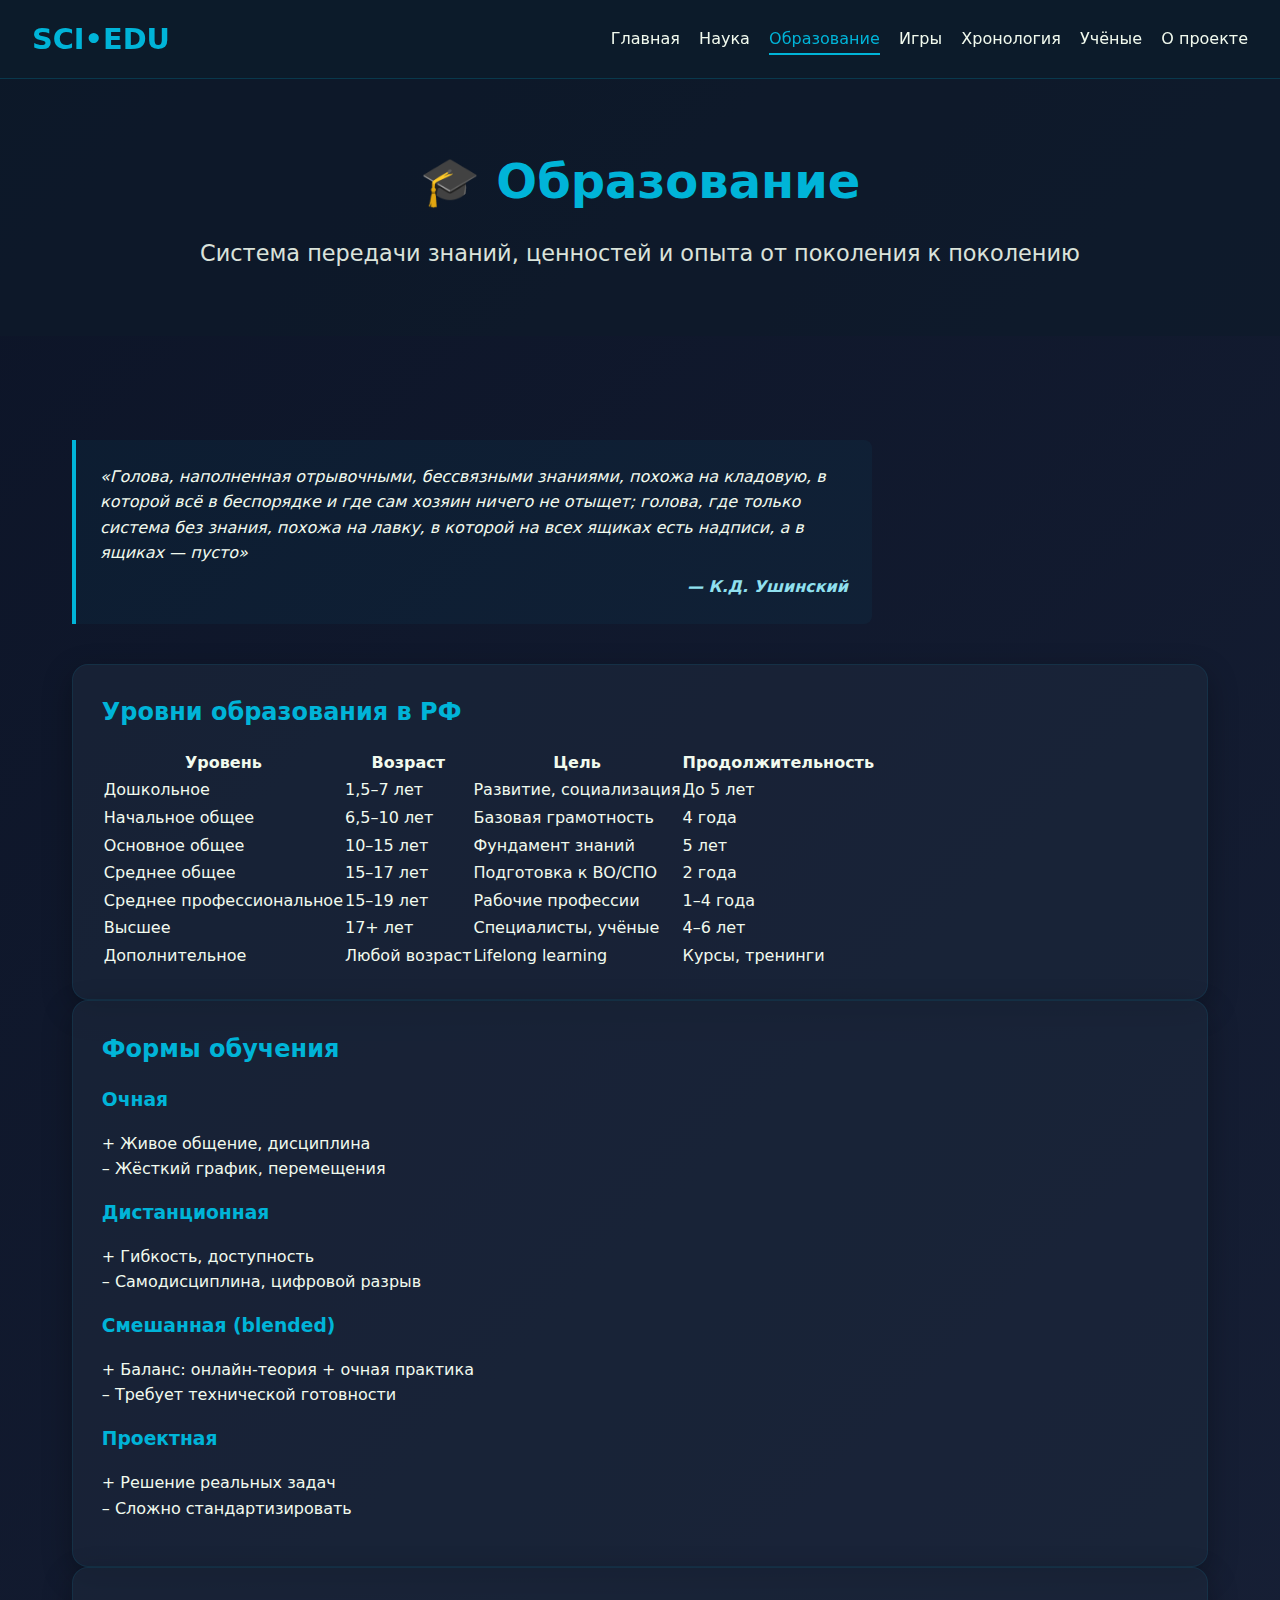
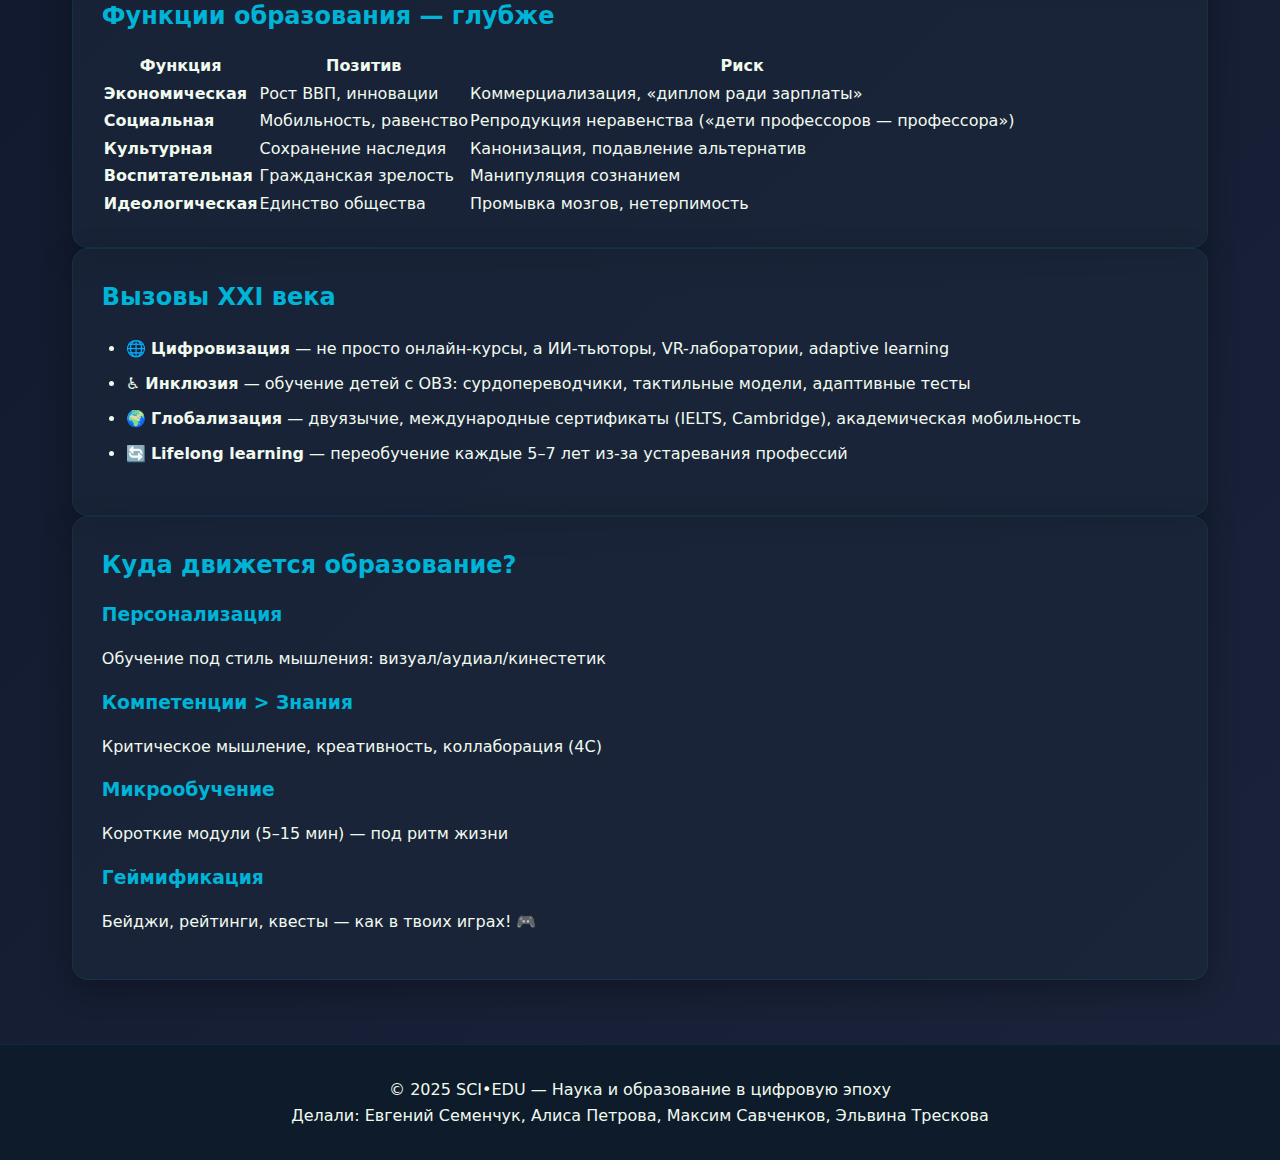
<file: education.html>
<!DOCTYPE html>
<html lang="ru">
<head>
  <meta charset="UTF-8" />
  <meta name="viewport" content="width=device-width, initial-scale=1.0"/>
  <title>Образование: функции, формы, вызовы, будущее | SCI•EDU</title>
  <meta name="description" content="Глубокий анализ образования: 5 функций, уровни (дошкольное → lifelong), формы обучения, цифровизация, инклюзия, вызовы XXI века. Цитата Ушинского и современные решения.">
  <link rel="stylesheet" href="css/style.css">
</head>
<body>

  <header>
    <a href="index.html" class="logo">SCI•EDU</a>
    <nav>
      <ul>
       <li><a href="index.html" class="active">Главная</a></li>
       <li><a href="science.html">Наука</a></li>
       <li><a href="education.html" class="active">Образование</a></li>
       <li><a href="games.html">Игры</a></li>
       <li><a href="timeline.html">Хронология</a></li>
       <li><a href="scientists.html">Учёные</a></li>
       <li><a href="about.html">О проекте</a></li>
      </ul>
    </nav>
  </header>

  <main>
    <section class="page-header">
      <div class="container">
        <h1>🎓 Образование</h1>
        <p>Система передачи знаний, ценностей и опыта от поколения к поколению</p>
      </div>
    </section>

    <section class="content">
      <div class="container">

        <!-- Цитата Ушинского -->
        <div class="quote large">
          «Голова, наполненная отрывочными, бессвязными знаниями, похожа на кладовую, в которой всё в беспорядке и где сам хозяин ничего не отыщет; голова, где только система без знания, похожа на лавку, в которой на всех ящиках есть надписи, а в ящиках — пусто»<br>
          <span class="quote-author">— К.Д. Ушинский</span>
        </div>

        <!-- Блок 1: Уровни образования -->
        <div class="card">
          <h2>Уровни образования в РФ</h2>
          <div class="table-responsive">
            <table class="data-table">
              <thead>
                <tr><th>Уровень</th><th>Возраст</th><th>Цель</th><th>Продолжительность</th></tr>
              </thead>
              <tbody>
                <tr><td>Дошкольное</td><td>1,5–7 лет</td><td>Развитие, социализация</td><td>До 5 лет</td></tr>
                <tr><td>Начальное общее</td><td>6,5–10 лет</td><td>Базовая грамотность</td><td>4 года</td></tr>
                <tr><td>Основное общее</td><td>10–15 лет</td><td>Фундамент знаний</td><td>5 лет</td></tr>
                <tr><td>Среднее общее</td><td>15–17 лет</td><td>Подготовка к ВО/СПО</td><td>2 года</td></tr>
                <tr><td>Среднее профессиональное</td><td>15–19 лет</td><td>Рабочие профессии</td><td>1–4 года</td></tr>
                <tr><td>Высшее</td><td>17+ лет</td><td>Специалисты, учёные</td><td>4–6 лет</td></tr>
                <tr><td>Дополнительное</td><td>Любой возраст</td><td>Lifelong learning</td><td>Курсы, тренинги</td></tr>
              </tbody>
            </table>
          </div>
        </div>

        <!-- Блок 2: Формы обучения -->
        <div class="card">
          <h2>Формы обучения</h2>
          <div class="cards-grid">
            <div class="card-sub">
              <h3>Очная</h3>
              <p>+ Живое общение, дисциплина<br>– Жёсткий график, перемещения</p>
            </div>
            <div class="card-sub">
              <h3>Дистанционная</h3>
              <p>+ Гибкость, доступность<br>– Самодисциплина, цифровой разрыв</p>
            </div>
            <div class="card-sub">
              <h3>Смешанная (blended)</h3>
              <p>+ Баланс: онлайн-теория + очная практика<br>– Требует технической готовности</p>
            </div>
            <div class="card-sub">
              <h3>Проектная</h3>
              <p>+ Решение реальных задач<br>– Сложно стандартизировать</p>
            </div>
          </div>
        </div>

        <!-- Блок 3: Функции образования — расширенно -->
        <div class="card">
          <h2>Функции образования — глубже</h2>
          <div class="table-responsive">
            <table class="data-table">
              <thead><tr><th>Функция</th><th>Позитив</th><th>Риск</th></tr></thead>
              <tbody>
                <tr><td><strong>Экономическая</strong></td><td>Рост ВВП, инновации</td><td>Коммерциализация, «диплом ради зарплаты»</td></tr>
                <tr><td><strong>Социальная</strong></td><td>Мобильность, равенство</td><td>Репродукция неравенства («дети профессоров — профессора»)</td></tr>
                <tr><td><strong>Культурная</strong></td><td>Сохранение наследия</td><td>Канонизация, подавление альтернатив</td></tr>
                <tr><td><strong>Воспитательная</strong></td><td>Гражданская зрелость</td><td>Манипуляция сознанием</td></tr>
                <tr><td><strong>Идеологическая</strong></td><td>Единство общества</td><td>Промывка мозгов, нетерпимость</td></tr>
              </tbody>
            </table>
          </div>
        </div>

        <!-- Блок 4: Современные вызовы -->
        <div class="card">
          <h2>Вызовы XXI века</h2>
          <ul class="features-list">
            <li>🌐 <strong>Цифровизация</strong> — не просто онлайн-курсы, а ИИ-тьюторы, VR-лаборатории, adaptive learning</li>
            <li>♿ <strong>Инклюзия</strong> — обучение детей с ОВЗ: сурдопереводчики, тактильные модели, адаптивные тесты</li>
            <li>🌍 <strong>Глобализация</strong> — двуязычие, международные сертификаты (IELTS, Cambridge), академическая мобильность</li>
            <li>🔄 <strong>Lifelong learning</strong> — переобучение каждые 5–7 лет из-за устаревания профессий</li>
          </ul>
        </div>

        <!-- Блок 5: Будущее образования -->
        <div class="card">
          <h2>Куда движется образование?</h2>
          <div class="cards-grid">
            <div class="card-sub">
              <h3>Персонализация</h3>
              <p>Обучение под стиль мышления: визуал/аудиал/кинестетик</p>
            </div>
            <div class="card-sub">
              <h3>Компетенции > Знания</h3>
              <p>Критическое мышление, креативность, коллаборация (4C)</p>
            </div>
            <div class="card-sub">
              <h3>Микрообучение</h3>
              <p>Короткие модули (5–15 мин) — под ритм жизни</p>
            </div>
            <div class="card-sub">
              <h3>Геймификация</h3>
              <p>Бейджи, рейтинги, квесты — как в твоих играх! 🎮</p>
            </div>
          </div>
        </div>

      </div>
    </section>
  </main>

  <footer>
    <div class="container">
      <p>© 2025 SCI•EDU — Наука и образование в цифровую эпоху</p>
      <p>Делали: Евгений Семенчук, Алиса Петрова, Максим Савченков, Эльвина Трескова</p>
    </div>
  </footer>

  <script src="js/main.js"></script>
</body>
</html>
</file>
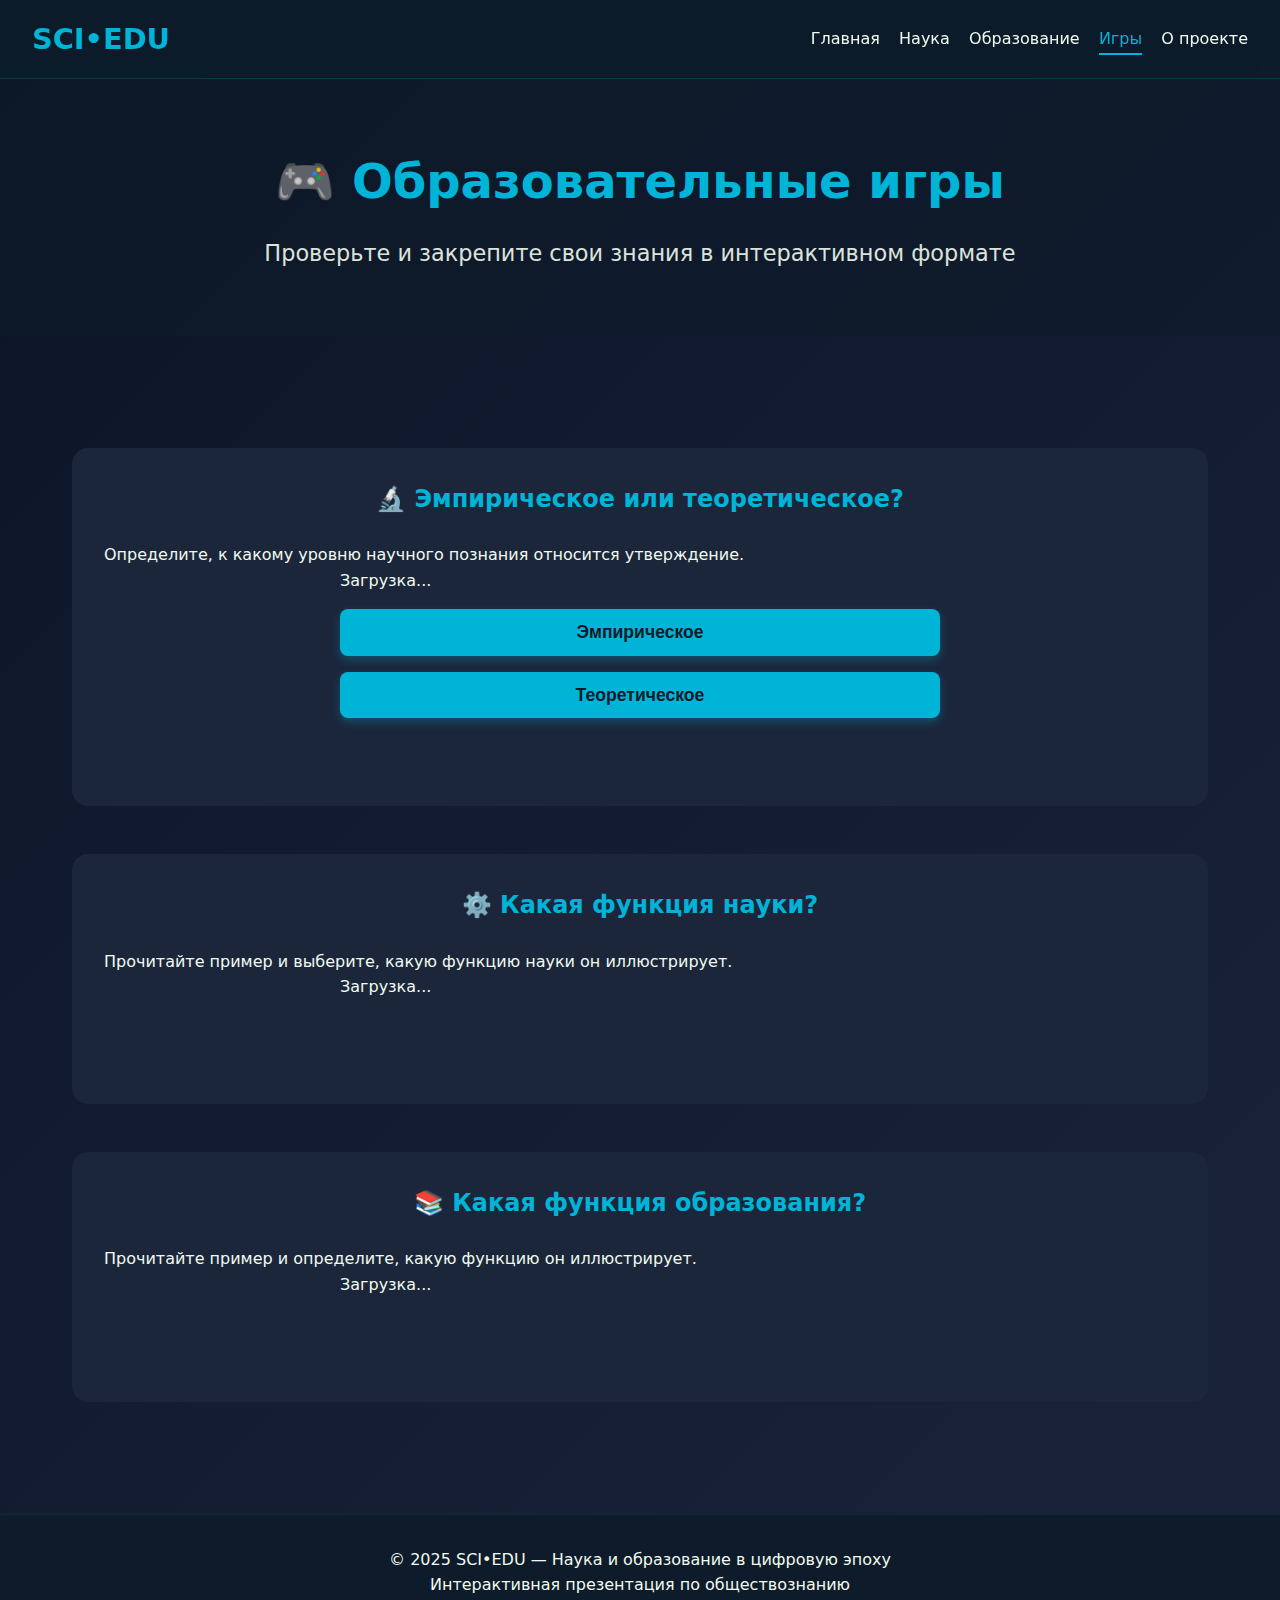
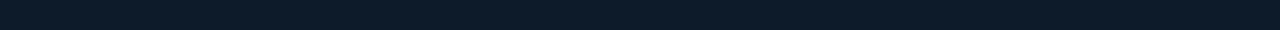
<file: games.html>
<!DOCTYPE html>
<html lang="ru">
<head>
  <meta charset="UTF-8" />
  <meta name="viewport" content="width=device-width, initial-scale=1.0"/>
  <title>Игры | SCI•EDU</title>
  <link rel="stylesheet" href="css/style.css">
</head>
<body>

  <header>
    <a href="index.html" class="logo">SCI•EDU</a>
    <nav>
      <ul>
        <li><a href="index.html">Главная</a></li>
        <li><a href="science.html">Наука</a></li>
        <li><a href="education.html">Образование</a></li>
        <li><a href="games.html" class="active">Игры</a></li>
        <li><a href="about.html">О проекте</a></li>
      </ul>
    </nav>
  </header>

  <main>
    <section class="page-header">
      <div class="container">
        <h1>🎮 Образовательные игры</h1>
        <p>Проверьте и закрепите свои знания в интерактивном формате</p>
      </div>
    </section>

    <section class="content">
      <div class="container">

        <!-- Game 1: Уровни познания -->
        <div class="game">
          <h2>🔬 Эмпирическое или теоретическое?</h2>
          <p>Определите, к какому уровню научного познания относится утверждение.</p>
          <div class="game-controls">
            <div id="statement">Загрузка...</div>
            <button class="btn" id="btn-empirical">Эмпирическое</button>
            <button class="btn" id="btn-theoretical">Теоретическое</button>
            <div id="feedback" class="feedback"></div>
            <button class="btn" id="next-btn" style="display:none;">Следующий вопрос</button>
          </div>
        </div>

        <!-- Game 2: Функции науки -->
        <div class="game">
          <h2>⚙️ Какая функция науки?</h2>
          <p>Прочитайте пример и выберите, какую функцию науки он иллюстрирует.</p>
          <div class="game-controls">
            <div id="func-statement">Загрузка...</div>
            <div id="func-options"></div>
            <div id="func-feedback" class="feedback"></div>
            <button class="btn" id="next-func-btn" style="display:none;">Далее</button>
          </div>
        </div>

        <!-- Game 3: Функции образования -->
        <div class="game">
          <h2>📚 Какая функция образования?</h2>
          <p>Прочитайте пример и определите, какую функцию он иллюстрирует.</p>
          <div class="game-controls">
            <div id="edu-statement">Загрузка...</div>
            <div id="edu-options"></div>
            <div id="edu-feedback" class="feedback"></div>
            <button class="btn" id="next-edu-btn" style="display:none;">Следующий</button>
          </div>
        </div>

      </div>
    </section>
  </main>

  <footer>
    <div class="container">
      <p>© 2025 SCI•EDU — Наука и образование в цифровую эпоху</p>
      <p>Интерактивная презентация по обществознанию</p>
    </div>
  </footer>

  <script src="js/main.js"></script>
  <script src="js/games.js"></script>
</body>
</html>
</file>
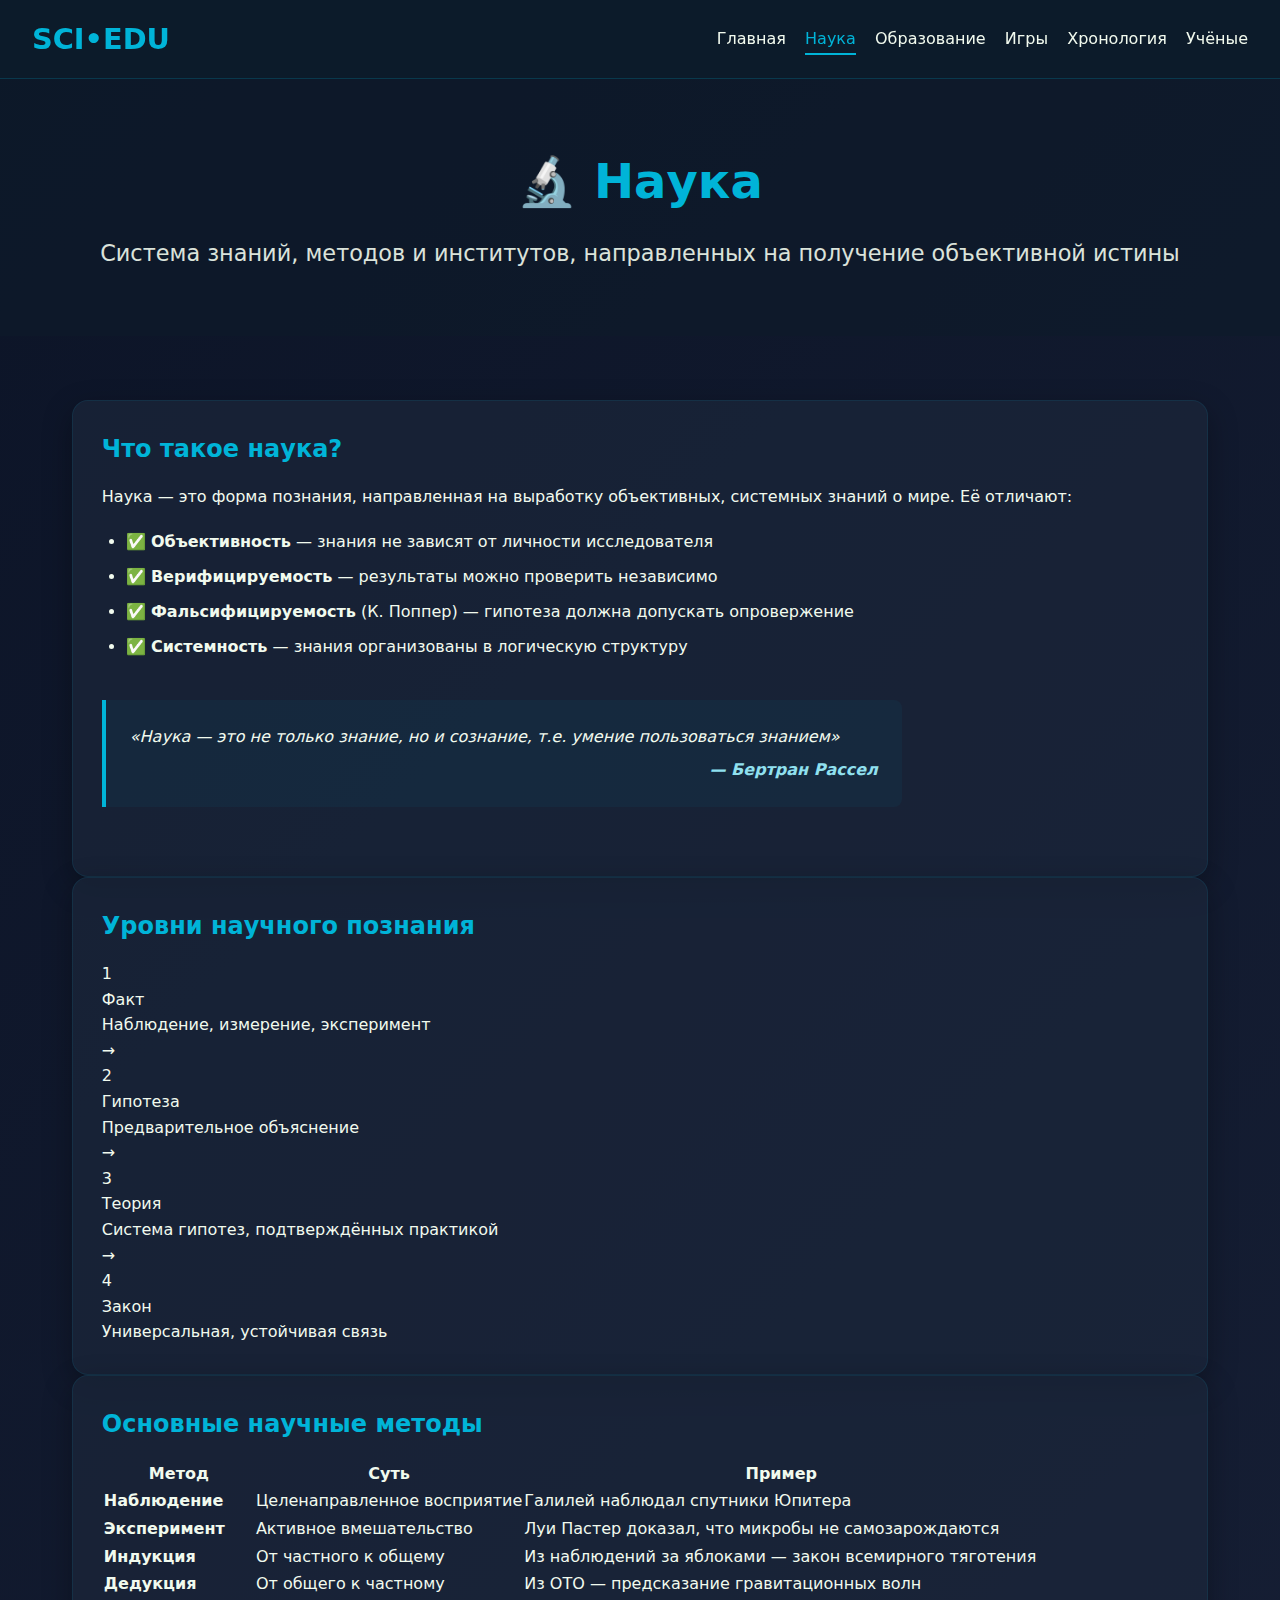
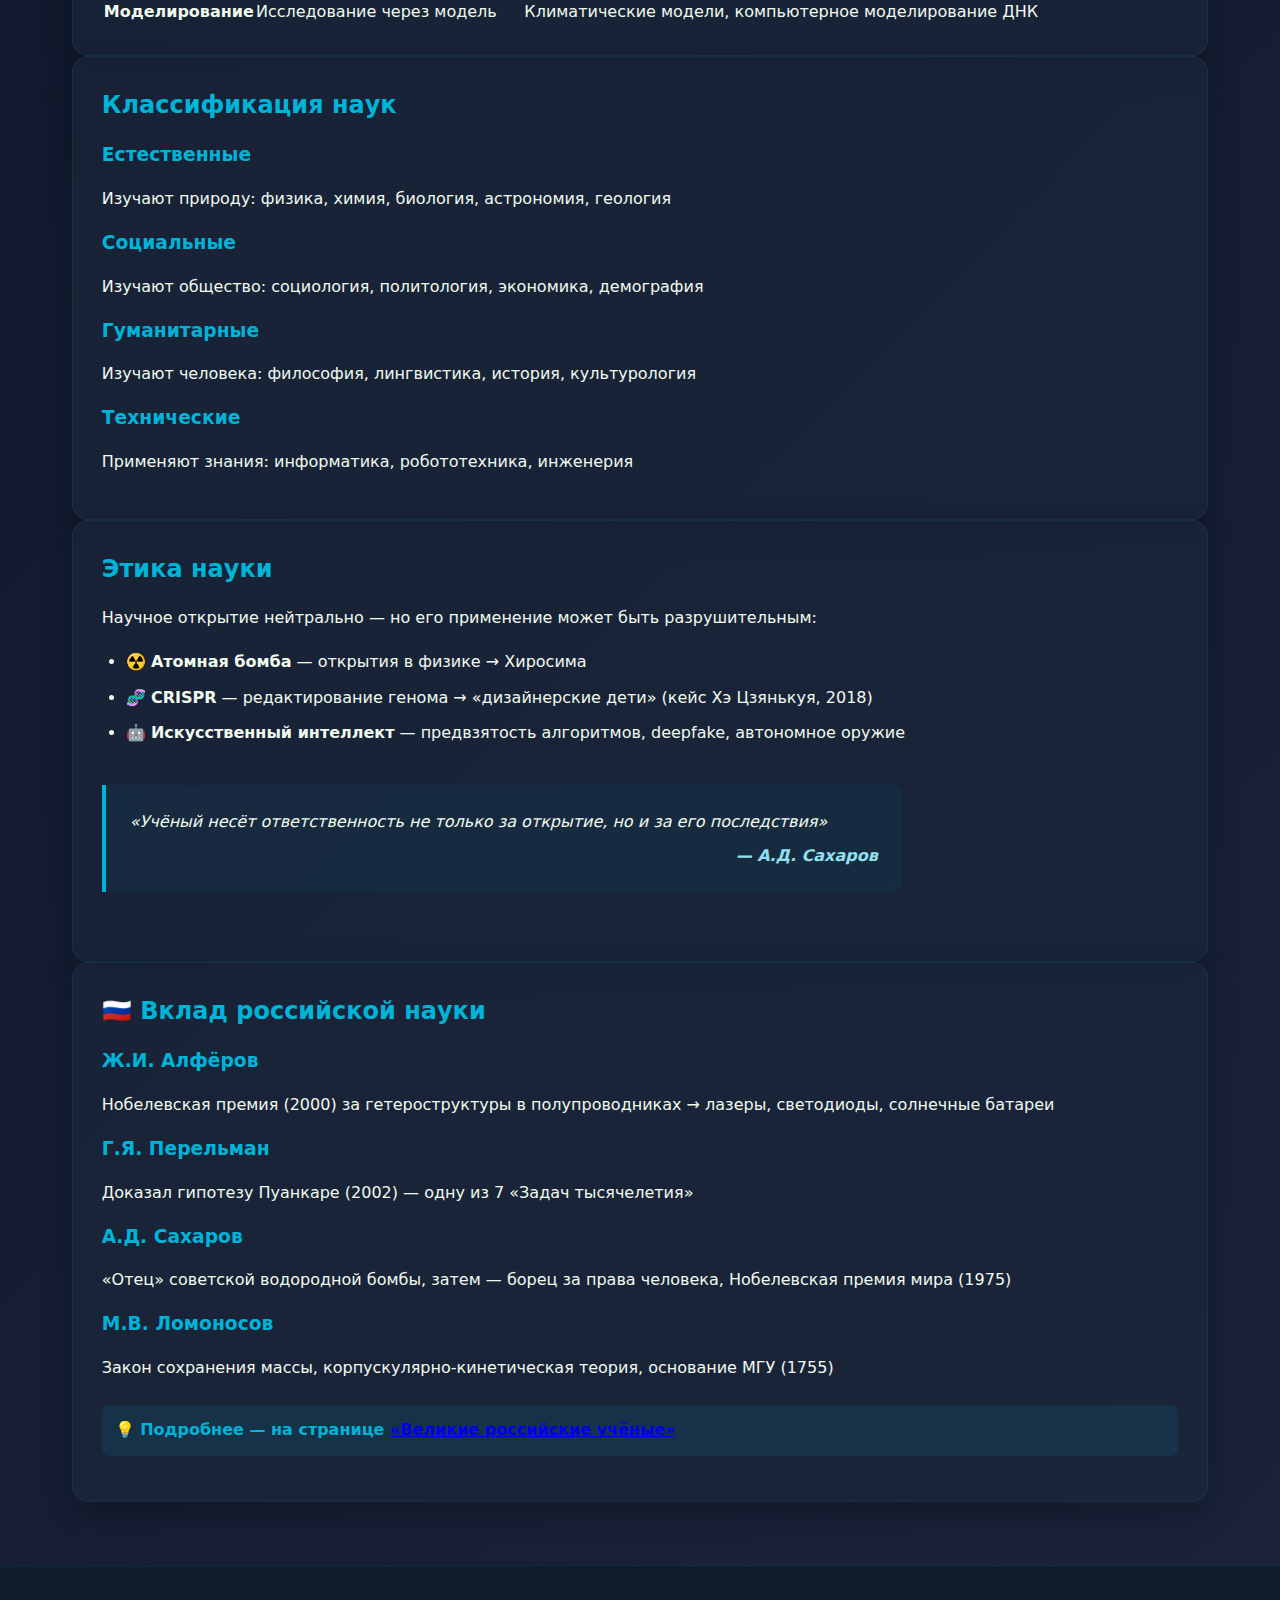
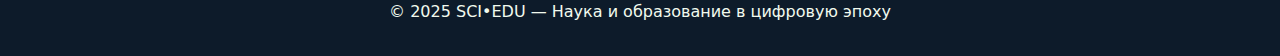
<file: science.html>
<!DOCTYPE html>
<html lang="ru">
<head>
  <meta charset="UTF-8" />
  <meta name="viewport" content="width=device-width, initial-scale=1.0"/>
  <title>Наука: уровни, методы, революции, учёные | SCI•EDU</title>
  <meta name="description" content="Полное руководство по науке: эмпирический и теоретический уровни, научные методы, классификация наук, этика, великие российские учёные — Ж.И. Алфёров, Г.Я. Перельман, А.Д. Сахаров и др.">
  <link rel="stylesheet" href="css/style.css">
</head>
<body>

  <header>
    <a href="index.html" class="logo">SCI•EDU</a>
    <nav>
      <ul>
        <li><a href="index.html">Главная</a></li>
        <li><a href="science.html" class="active">Наука</a></li>
        <li><a href="education.html">Образование</a></li>
        <li><a href="games.html">Игры</a></li>
        <li><a href="timeline.html">Хронология</a></li>
        <li><a href="scientists.html">Учёные</a></li>
      </ul>
    </nav>
  </header>

  <main>
    <section class="page-header">
      <div class="container">
        <h1>🔬 Наука</h1>
        <p>Система знаний, методов и институтов, направленных на получение объективной истины</p>
      </div>
    </section>

    <section class="content">
      <div class="container">

        <!-- Блок 1: Что такое наука? -->
        <div class="card">
          <h2>Что такое наука?</h2>
          <p>Наука — это форма познания, направленная на выработку объективных, системных знаний о мире. Её отличают:</p>
          <ul class="features-list">
            <li>✅ <strong>Объективность</strong> — знания не зависят от личности исследователя</li>
            <li>✅ <strong>Верифицируемость</strong> — результаты можно проверить независимо</li>
            <li>✅ <strong>Фальсифицируемость</strong> (К. Поппер) — гипотеза должна допускать опровержение</li>
            <li>✅ <strong>Системность</strong> — знания организованы в логическую структуру</li>
          </ul>
          <div class="quote">
            «Наука — это не только знание, но и сознание, т.е. умение пользоваться знанием»<br>
            <span class="quote-author">— Бертран Рассел</span>
          </div>
        </div>

        <!-- Блок 2: Уровни познания -->
        <div class="card">
          <h2>Уровни научного познания</h2>
          <div class="levels-diagram">
            <div class="level">
              <div class="level-num">1</div>
              <div class="level-name">Факт</div>
              <div class="level-desc">Наблюдение, измерение, эксперимент</div>
            </div>
            <div class="level-arrow">→</div>
            <div class="level">
              <div class="level-num">2</div>
              <div class="level-name">Гипотеза</div>
              <div class="level-desc">Предварительное объяснение</div>
            </div>
            <div class="level-arrow">→</div>
            <div class="level">
              <div class="level-num">3</div>
              <div class="level-name">Теория</div>
              <div class="level-desc">Система гипотез, подтверждённых практикой</div>
            </div>
            <div class="level-arrow">→</div>
            <div class="level">
              <div class="level-num">4</div>
              <div class="level-name">Закон</div>
              <div class="level-desc">Универсальная, устойчивая связь</div>
            </div>
          </div>
        </div>

        <!-- Блок 3: Методы науки -->
        <div class="card">
          <h2>Основные научные методы</h2>
          <div class="table-responsive">
            <table class="data-table">
              <thead>
                <tr>
                  <th>Метод</th>
                  <th>Суть</th>
                  <th>Пример</th>
                </tr>
              </thead>
              <tbody>
                <tr><td><strong>Наблюдение</strong></td><td>Целенаправленное восприятие</td><td>Галилей наблюдал спутники Юпитера</td></tr>
                <tr><td><strong>Эксперимент</strong></td><td>Активное вмешательство</td><td>Луи Пастер доказал, что микробы не самозарождаются</td></tr>
                <tr><td><strong>Индукция</strong></td><td>От частного к общему</td><td>Из наблюдений за яблоками — закон всемирного тяготения</td></tr>
                <tr><td><strong>Дедукция</strong></td><td>От общего к частному</td><td>Из ОТО — предсказание гравитационных волн</td></tr>
                <tr><td><strong>Моделирование</strong></td><td>Исследование через модель</td><td>Климатические модели, компьютерное моделирование ДНК</td></tr>
              </tbody>
            </table>
          </div>
        </div>

        <!-- Блок 4: Классификация наук -->
        <div class="card">
          <h2>Классификация наук</h2>
          <div class="cards-grid">
            <div class="card-sub">
              <h3>Естественные</h3>
              <p>Изучают природу: физика, химия, биология, астрономия, геология</p>
            </div>
            <div class="card-sub">
              <h3>Социальные</h3>
              <p>Изучают общество: социология, политология, экономика, демография</p>
            </div>
            <div class="card-sub">
              <h3>Гуманитарные</h3>
              <p>Изучают человека: философия, лингвистика, история, культурология</p>
            </div>
            <div class="card-sub">
              <h3>Технические</h3>
              <p>Применяют знания: информатика, робототехника, инженерия</p>
            </div>
          </div>
        </div>

        <!-- Блок 5: Этические дилеммы -->
        <div class="card">
          <h2>Этика науки</h2>
          <p>Научное открытие нейтрально — но его применение может быть разрушительным:</p>
          <ul class="features-list">
            <li>☢️ <strong>Атомная бомба</strong> — открытия в физике → Хиросима</li>
            <li>🧬 <strong>CRISPR</strong> — редактирование генома → «дизайнерские дети» (кейс Хэ Цзянькуя, 2018)</li>
            <li>🤖 <strong>Искусственный интеллект</strong> — предвзятость алгоритмов, deepfake, автономное оружие</li>
          </ul>
          <div class="quote">
            «Учёный несёт ответственность не только за открытие, но и за его последствия»<br>
            <span class="quote-author">— А.Д. Сахаров</span>
          </div>
        </div>

        <!-- Блок 6: Российская наука -->
        <div class="card">
          <h2>🇷🇺 Вклад российской науки</h2>
          <div class="cards-grid">
            <div class="card-sub">
              <h3>Ж.И. Алфёров</h3>
              <p>Нобелевская премия (2000) за гетероструктуры в полупроводниках → лазеры, светодиоды, солнечные батареи</p>
            </div>
            <div class="card-sub">
              <h3>Г.Я. Перельман</h3>
              <p>Доказал гипотезу Пуанкаре (2002) — одну из 7 «Задач тысячелетия»</p>
            </div>
            <div class="card-sub">
              <h3>А.Д. Сахаров</h3>
              <p>«Отец» советской водородной бомбы, затем — борец за права человека, Нобелевская премия мира (1975)</p>
            </div>
            <div class="card-sub">
              <h3>М.В. Ломоносов</h3>
              <p>Закон сохранения массы, корпускулярно-кинетическая теория, основание МГУ (1755)</p>
            </div>
          </div>
          <p class="highlight">💡 Подробнее — на странице <a href="scientists.html">«Великие российские учёные»</a></p>
        </div>

      </div>
    </section>
  </main>

  <footer>
    <div class="container">
      <p>© 2025 SCI•EDU — Наука и образование в цифровую эпоху</p>
    </div>
  </footer>

  <script src="js/main.js"></script>
</body>
</html>
</file>
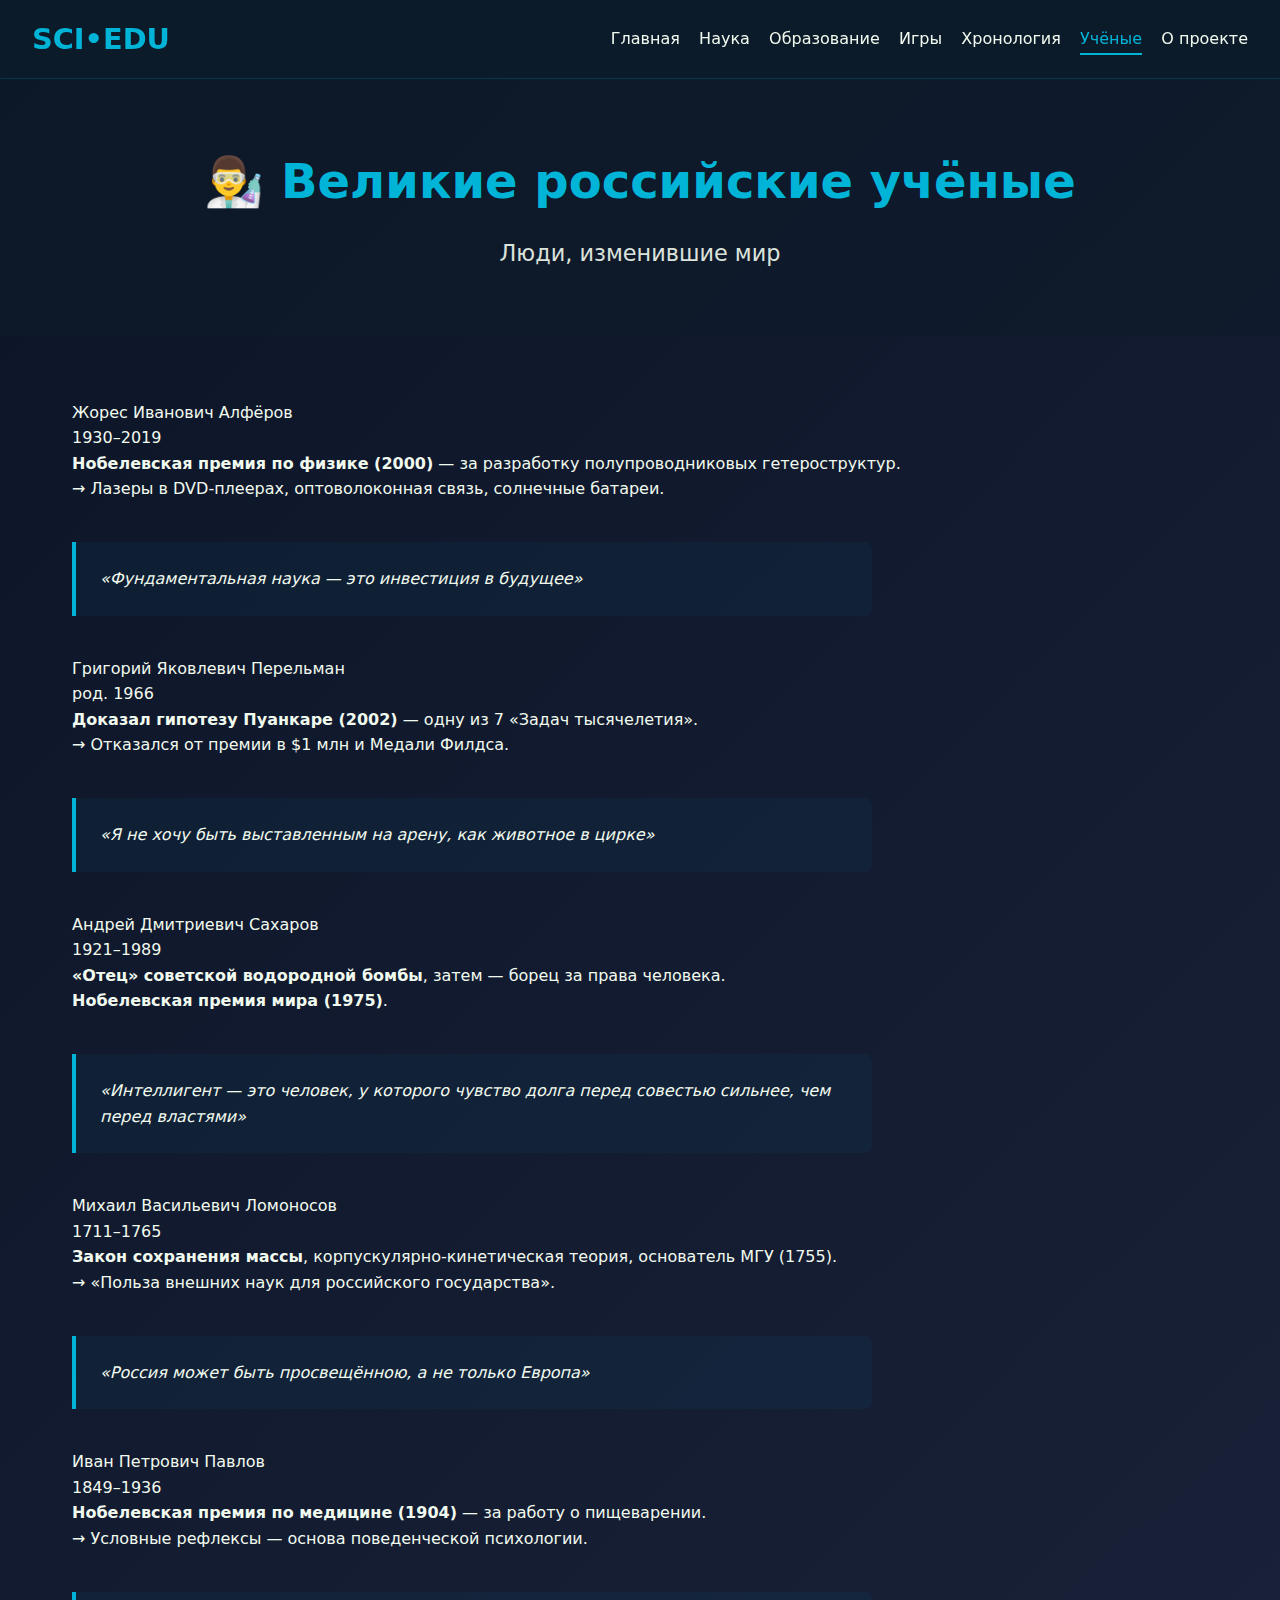
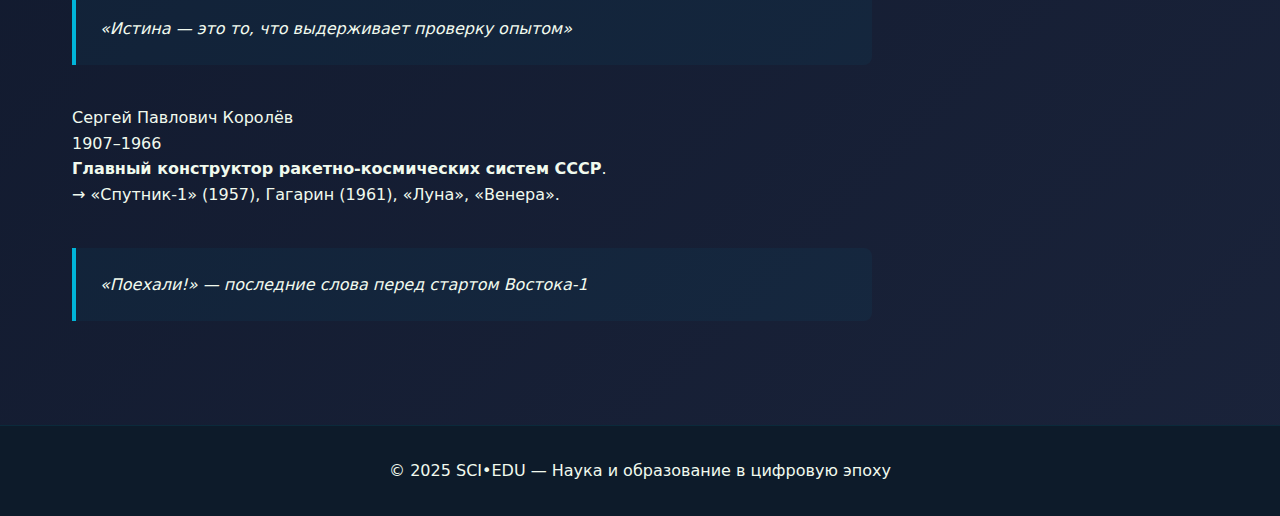
<file: scientists.html>
<!DOCTYPE html>
<html lang="ru">
<head>
  <meta charset="UTF-8" />
  <meta name="viewport" content="width=device-width, initial-scale=1.0"/>
  <title>Великие российские учёные | SCI•EDU</title>
  <meta name="description" content="Биографии и вклад: Ж.И. Алфёров, Г.Я. Перельман, А.Д. Сахаров, М.В. Ломоносов, И.П. Павлов, С.П. Королёв. Цитаты, открытия, наследие.">
  <link rel="stylesheet" href="css/style.css">
</head>
<body>

  <header>
    <a href="index.html" class="logo">SCI•EDU</a>
    <nav>
      <ul>
        <li><a href="index.html" class="active">Главная</a></li>
        <li><a href="science.html">Наука</a></li>
        <li><a href="education.html">Образование</a></li>
        <li><a href="games.html">Игры</a></li>
        <li><a href="timeline.html">Хронология</a></li>
        <li><a href="scientists.html">Учёные</a></li>
        <li><a href="about.html">О проекте</a></li>
      </ul>
    </nav>
  </header>

  <main>
    <section class="page-header">
      <div class="container">
        <h1>👨‍🔬 Великие российские учёные</h1>
        <p>Люди, изменившие мир</p>
      </div>
    </section>

    <section class="content">
      <div class="container">

        <div class="profiles">
          <!-- Алфёров -->
          <div class="profile-card">
            <div class="profile-header">
              <div class="profile-name">Жорес Иванович Алфёров</div>
              <div class="profile-years">1930–2019</div>
            </div>
            <div class="profile-body">
              <p><strong>Нобелевская премия по физике (2000)</strong> — за разработку полупроводниковых гетероструктур.</p>
              <p>→ Лазеры в DVD-плеерах, оптоволоконная связь, солнечные батареи.</p>
              <div class="quote">«Фундаментальная наука — это инвестиция в будущее»</div>
            </div>
          </div>

          <!-- Перельман -->
          <div class="profile-card">
            <div class="profile-header">
              <div class="profile-name">Григорий Яковлевич Перельман</div>
              <div class="profile-years">род. 1966</div>
            </div>
            <div class="profile-body">
              <p><strong>Доказал гипотезу Пуанкаре (2002)</strong> — одну из 7 «Задач тысячелетия».</p>
              <p>→ Отказался от премии в $1 млн и Медали Филдса.</p>
              <div class="quote">«Я не хочу быть выставленным на арену, как животное в цирке»</div>
            </div>
          </div>

          <!-- Сахаров -->
          <div class="profile-card">
            <div class="profile-header">
              <div class="profile-name">Андрей Дмитриевич Сахаров</div>
              <div class="profile-years">1921–1989</div>
            </div>
            <div class="profile-body">
              <p><strong>«Отец» советской водородной бомбы</strong>, затем — борец за права человека.</p>
              <p><strong>Нобелевская премия мира (1975)</strong>.</p>
              <div class="quote">«Интеллигент — это человек, у которого чувство долга перед совестью сильнее, чем перед властями»</div>
            </div>
          </div>

          <!-- Ломоносов -->
          <div class="profile-card">
            <div class="profile-header">
              <div class="profile-name">Михаил Васильевич Ломоносов</div>
              <div class="profile-years">1711–1765</div>
            </div>
            <div class="profile-body">
              <p><strong>Закон сохранения массы</strong>, корпускулярно-кинетическая теория, основатель МГУ (1755).</p>
              <p>→ «Польза внешних наук для российского государства».</p>
              <div class="quote">«Россия может быть просвещённою, а не только Европа»</div>
            </div>
          </div>

          <!-- Павлов -->
          <div class="profile-card">
            <div class="profile-header">
              <div class="profile-name">Иван Петрович Павлов</div>
              <div class="profile-years">1849–1936</div>
            </div>
            <div class="profile-body">
              <p><strong>Нобелевская премия по медицине (1904)</strong> — за работу о пищеварении.</p>
              <p>→ Условные рефлексы — основа поведенческой психологии.</p>
              <div class="quote">«Истина — это то, что выдерживает проверку опытом»</div>
            </div>
          </div>

          <!-- Королёв -->
          <div class="profile-card">
            <div class="profile-header">
              <div class="profile-name">Сергей Павлович Королёв</div>
              <div class="profile-years">1907–1966</div>
            </div>
            <div class="profile-body">
              <p><strong>Главный конструктор ракетно-космических систем СССР</strong>.</p>
              <p>→ «Спутник-1» (1957), Гагарин (1961), «Луна», «Венера».</p>
              <div class="quote">«Поехали!» — последние слова перед стартом Востока-1</div>
            </div>
          </div>
        </div>

      </div>
    </section>
  </main>

  <footer>
    <div class="container">
      <p>© 2025 SCI•EDU — Наука и образование в цифровую эпоху</p>
    </div>
  </footer>

  <script src="js/main.js"></script>
</body>
</html>
</file>
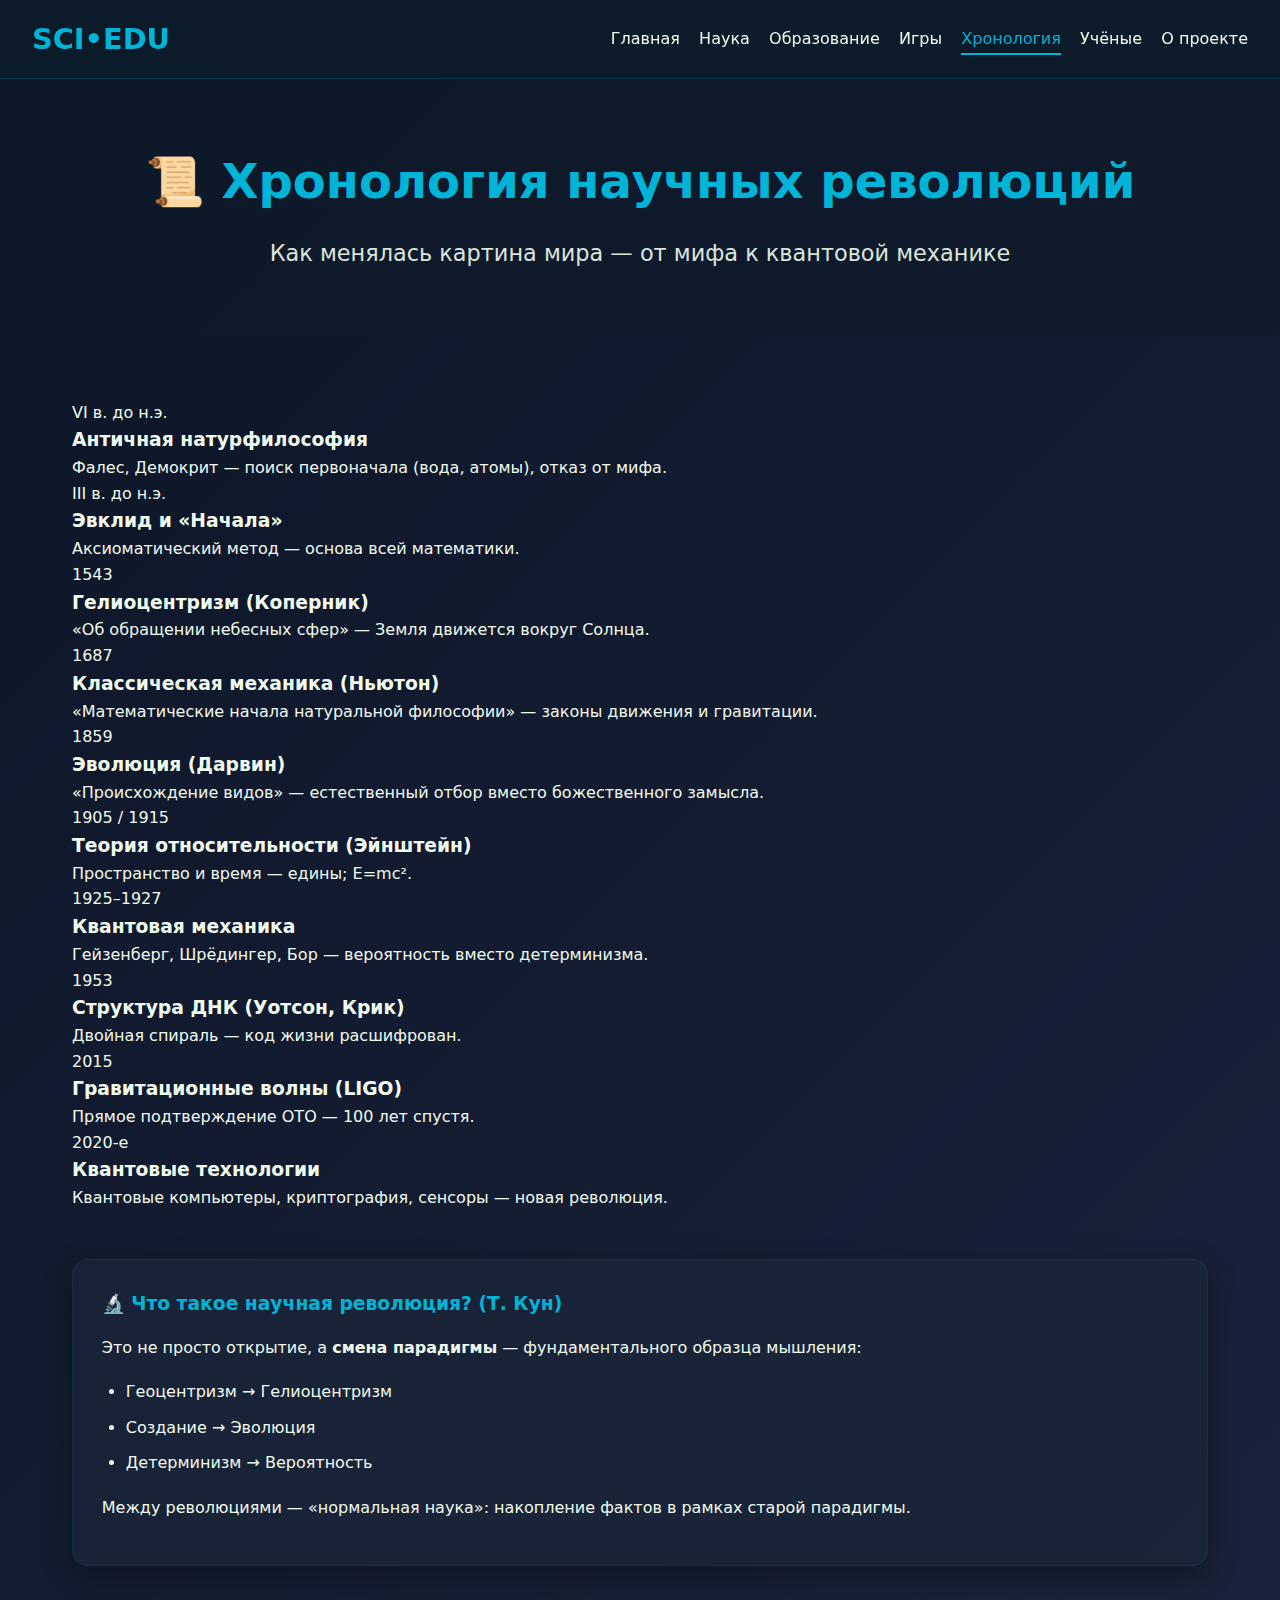
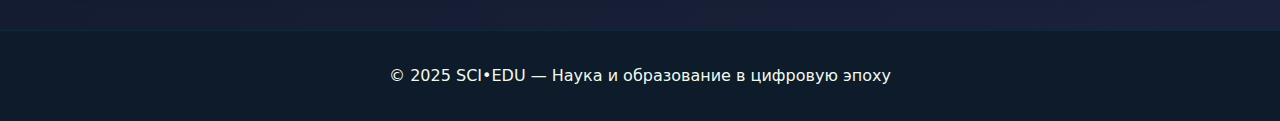
<file: timeline.html>
<!DOCTYPE html>
<html lang="ru">
<head>
  <meta charset="UTF-8" />
  <meta name="viewport" content="width=device-width, initial-scale=1.0"/>
  <title>Хронология научных революций | SCI•EDU</title>
  <meta name="description" content="Интерактивная хронология: от античности до квантовой эры — ключевые прорывы, учёные, парадигмальные сдвиги (по Куну).">
  <link rel="stylesheet" href="css/style.css">
</head>
<body>

  <header>
    <a href="index.html" class="logo">SCI•EDU</a>
    <nav>
      <ul>
        <li><a href="index.html">Главная</a></li>
        <li><a href="science.html">Наука</a></li>
        <li><a href="education.html">Образование</a></li>
        <li><a href="games.html">Игры</a></li>
        <li><a href="timeline.html">Хронология</a></li>
        <li><a href="scientists.html" class="active">Учёные</a></li>
        <li><a href="about.html">О проекте</a></li>
      </ul>
    </nav>
  </header>

  <main>
    <section class="page-header">
      <div class="container">
        <h1>📜 Хронология научных революций</h1>
        <p>Как менялась картина мира — от мифа к квантовой механике</p>
      </div>
    </section>

    <section class="content">
      <div class="container">

        <div class="timeline">
          <div class="timeline-item">
            <div class="timeline-year">VI в. до н.э.</div>
            <div class="timeline-content">
              <h3>Античная натурфилософия</h3>
              <p>Фалес, Демокрит — поиск первоначала (вода, атомы), отказ от мифа.</p>
            </div>
          </div>
          <div class="timeline-item">
            <div class="timeline-year">III в. до н.э.</div>
            <div class="timeline-content">
              <h3>Эвклид и «Начала»</h3>
              <p>Аксиоматический метод — основа всей математики.</p>
            </div>
          </div>
          <div class="timeline-item">
            <div class="timeline-year">1543</div>
            <div class="timeline-content">
              <h3>Гелиоцентризм (Коперник)</h3>
              <p>«Об обращении небесных сфер» — Земля движется вокруг Солнца.</p>
            </div>
          </div>
          <div class="timeline-item">
            <div class="timeline-year">1687</div>
            <div class="timeline-content">
              <h3>Классическая механика (Ньютон)</h3>
              <p>«Математические начала натуральной философии» — законы движения и гравитации.</p>
            </div>
          </div>
          <div class="timeline-item">
            <div class="timeline-year">1859</div>
            <div class="timeline-content">
              <h3>Эволюция (Дарвин)</h3>
              <p>«Происхождение видов» — естественный отбор вместо божественного замысла.</p>
            </div>
          </div>
          <div class="timeline-item">
            <div class="timeline-year">1905 / 1915</div>
            <div class="timeline-content">
              <h3>Теория относительности (Эйнштейн)</h3>
              <p>Пространство и время — едины; E=mc².</p>
            </div>
          </div>
          <div class="timeline-item">
            <div class="timeline-year">1925–1927</div>
            <div class="timeline-content">
              <h3>Квантовая механика</h3>
              <p>Гейзенберг, Шрёдингер, Бор — вероятность вместо детерминизма.</p>
            </div>
          </div>
          <div class="timeline-item">
            <div class="timeline-year">1953</div>
            <div class="timeline-content">
              <h3>Структура ДНК (Уотсон, Крик)</h3>
              <p>Двойная спираль — код жизни расшифрован.</p>
            </div>
          </div>
          <div class="timeline-item">
            <div class="timeline-year">2015</div>
            <div class="timeline-content">
              <h3>Гравитационные волны (LIGO)</h3>
              <p>Прямое подтверждение ОТО — 100 лет спустя.</p>
            </div>
          </div>
          <div class="timeline-item">
            <div class="timeline-year">2020-е</div>
            <div class="timeline-content">
              <h3>Квантовые технологии</h3>
              <p>Квантовые компьютеры, криптография, сенсоры — новая революция.</p>
            </div>
          </div>
        </div>

        <div class="card" style="margin-top: 3rem;">
          <h3>🔬 Что такое научная революция? (Т. Кун)</h3>
          <p>Это не просто открытие, а <strong>смена парадигмы</strong> — фундаментального образца мышления:</p>
          <ul class="features-list">
            <li>Геоцентризм → Гелиоцентризм</li>
            <li>Создание → Эволюция</li>
            <li>Детерминизм → Вероятность</li>
          </ul>
          <p>Между революциями — «нормальная наука»: накопление фактов в рамках старой парадигмы.</p>
        </div>

      </div>
    </section>
  </main>

  <footer>
    <div class="container">
      <p>© 2025 SCI•EDU — Наука и образование в цифровую эпоху</p>
    </div>
  </footer>

  <script src="js/main.js"></script>
</body>
</html>
</file>
<file: css/style.css>
/* ===== ГЛОБАЛЬНЫЕ СТИЛИ ===== */
:root {
  --primary: #0d1b2a;
  --secondary: #1b263b;
  --accent: #00b4d8;
  --light: #f1faee;
  --dark-accent: #0077b6;
  --card-bg: rgba(27, 38, 59, 0.7);
  --shadow: 0 10px 30px rgba(0, 0, 0, 0.3);
  --transition: all 0.4s cubic-bezier(0.175, 0.885, 0.32, 1.275);
}

* {
  margin: 0;
  padding: 0;
  box-sizing: border-box;
}

body {
  font-family: 'Segoe UI', system-ui, sans-serif;
  background: linear-gradient(135deg, #0c1427, #1a233a);
  color: var(--light);
  line-height: 1.6;
  overflow-x: hidden;
}

.container {
  max-width: 1200px;
  margin: 0 auto;
  padding: 0 2rem;
}

/* === HEADER & NAV === */
header {
  position: sticky;
  top: 0;
  width: 100%;
  z-index: 1000;
  background: rgba(13, 27, 42, 0.95);
  backdrop-filter: blur(10px);
  padding: 1rem 2rem;
  display: flex;
  justify-content: space-between;
  align-items: center;
  border-bottom: 1px solid rgba(0, 180, 216, 0.2);
}

.logo {
  font-size: 1.8rem;
  font-weight: 800;
  color: var(--accent);
  text-decoration: none;
}

nav ul {
  display: flex;
  list-style: none;
  gap: 1.2rem;
}

nav a {
  color: var(--light);
  text-decoration: none;
  font-weight: 500;
  position: relative;
  padding: 0.4rem 0;
  transition: var(--transition);
}

nav a:hover,
nav a.active {
  color: var(--accent);
}

nav a::after {
  content: '';
  position: absolute;
  bottom: 0;
  left: 0;
  width: 0;
  height: 2px;
  background: var(--accent);
  transition: var(--transition);
}

nav a:hover::after,
nav a.active::after {
  width: 100%;
}

/* === ОСНОВНЫЕ СЕКЦИИ === */
main {
  min-height: calc(100vh - 140px);
}

.page-header {
  background: rgba(13, 27, 42, 0.6);
  padding: 4rem 0;
  text-align: center;
}

.page-header h1 {
  font-size: 3rem;
  margin-bottom: 1rem;
  color: var(--accent);
}

.page-header p {
  font-size: 1.4rem;
  opacity: 0.9;
}

.content {
  padding: 4rem 0;
}

/* === КАРТОЧКИ === */
.cards {
  display: grid;
  grid-template-columns: repeat(auto-fit, minmax(300px, 1fr));
  gap: 1.8rem;
  margin: 2.5rem 0;
}

.card {
  background: var(--card-bg);
  border-radius: 16px;
  padding: 1.8rem;
  box-shadow: var(--shadow);
  transition: var(--transition);
  border: 1px solid rgba(0, 180, 216, 0.1);
}

.card:hover {
  transform: translateY(-8px);
  box-shadow: 0 12px 35px rgba(0, 180, 216, 0.25);
  border-color: var(--accent);
}

.card h2,
.card h3 {
  color: var(--accent);
  margin-bottom: 1rem;
}

.card p {
  margin-bottom: 1rem;
}

/* === ЦИТАТЫ === */
.quote {
  font-style: italic;
  padding: 1.5rem;
  border-left: 4px solid var(--accent);
  background: rgba(0, 180, 216, 0.05);
  border-radius: 0 8px 8px 0;
  margin: 2.5rem 0;
  max-width: 800px;
}

.quote-author {
  display: block;
  text-align: right;
  font-weight: 600;
  color: #90e0ef;
  margin-top: 0.5rem;
}

/* === HERO (главная) === */
.hero {
  height: 85vh;
  display: flex;
  flex-direction: column;
  justify-content: center;
  align-items: center;
  text-align: center;
  padding: 0 2rem;
  background: url('image/svg+xml;utf8,<svg xmlns="http://www.w3.org/2000/svg" viewBox="0 0 100 100" preserveAspectRatio="none"><rect width="100" height="100" fill="none"/><path d="M0,0 L100,100 M100,0 L0,100" stroke="%2300b4d8" stroke-opacity="0.1" stroke-width="1"/></svg>') center/cover;
}

.hero h1 {
  font-size: clamp(2.5rem, 5vw, 4rem);
  margin-bottom: 1.2rem;
  background: linear-gradient(to right, #e0f7fa, #00b4d8);
  -webkit-background-clip: text;
  background-clip: text;
  color: transparent;
  font-weight: 900;
}

.hero p {
  font-size: 1.4rem;
  max-width: 800px;
  margin: 0 auto 2rem;
  opacity: 0.9;
}

.hero-btn {
  background: var(--accent);
  color: var(--primary);
  text-decoration: none;
  padding: 0.9rem 2rem;
  font-size: 1.1rem;
  font-weight: 600;
  border-radius: 8px;
  margin: 0.5rem;
  display: inline-block;
  transition: var(--transition);
  box-shadow: 0 4px 12px rgba(0, 180, 216, 0.4);
}

.hero-btn:hover {
  transform: scale(1.05);
  background: var(--dark-accent);
}

.hero-btn-outline {
  background: transparent;
  border: 2px solid var(--accent);
  color: var(--accent);
}

.hero-btn-outline:hover {
  background: rgba(0, 180, 216, 0.1);
}

.subtitle {
  font-style: italic;
  margin-top: 2rem;
  font-size: 1.1rem;
  color: #a9d6e5;
  max-width: 700px;
}

/* === ИГРЫ === */
.game {
  background: var(--secondary);
  border-radius: 16px;
  padding: 2rem;
  margin: 3rem 0;
}

.game h2 {
  text-align: center;
  color: var(--accent);
  margin-bottom: 1.5rem;
}

.game-controls {
  display: flex;
  flex-direction: column;
  gap: 1rem;
  max-width: 600px;
  margin: 0 auto;
}

.btn {
  background: var(--accent);
  color: var(--primary);
  border: none;
  padding: 0.8rem 1.5rem;
  font-size: 1.1rem;
  font-weight: 600;
  border-radius: 8px;
  cursor: pointer;
  transition: var(--transition);
  box-shadow: 0 4px 10px rgba(0, 180, 216, 0.3);
}

.btn:hover {
  background: var(--dark-accent);
  transform: scale(1.03);
}

.btn:disabled {
  opacity: 0.5;
  cursor: not-allowed;
  transform: none;
}

.feedback {
  margin-top: 1rem;
  font-weight: 600;
  min-height: 1.5rem;
  text-align: center;
}

.correct { color: #4ade80; }
.incorrect { color: #f87171; }

/* === ВСПОМОГАТЕЛЬНЫЕ === */
.section-title {
  text-align: center;
  margin: 3rem 0 1.5rem;
  color: var(--accent);
  font-size: 2rem;
}

.features-list {
  padding-left: 1.5rem;
  margin: 1.2rem 0;
}

.features-list li {
  margin-bottom: 0.6rem;
}

.highlight {
  margin-top: 1.5rem;
  font-weight: 600;
  color: var(--accent);
  padding: 0.8rem;
  background: rgba(0, 180, 216, 0.1);
  border-radius: 8px;
}

/* === FOOTER === */
footer {
  text-align: center;
  padding: 2rem;
  background: var(--primary);
  border-top: 1px solid rgba(0, 180, 216, 0.1);
  margin-top: auto;
}

/* === АДАПТИВ === */
@media (max-width: 768px) {
  nav ul { gap: 0.8rem; flex-wrap: wrap; justify-content: center; }
  .hero h1 { font-size: 2.3rem; }
  .page-header h1 { font-size: 2.2rem; }
  .hero-btn { display: block; margin: 0.5rem auto; width: fit-content; }
  .container { padding: 0 1.2rem; }
}
</file>
